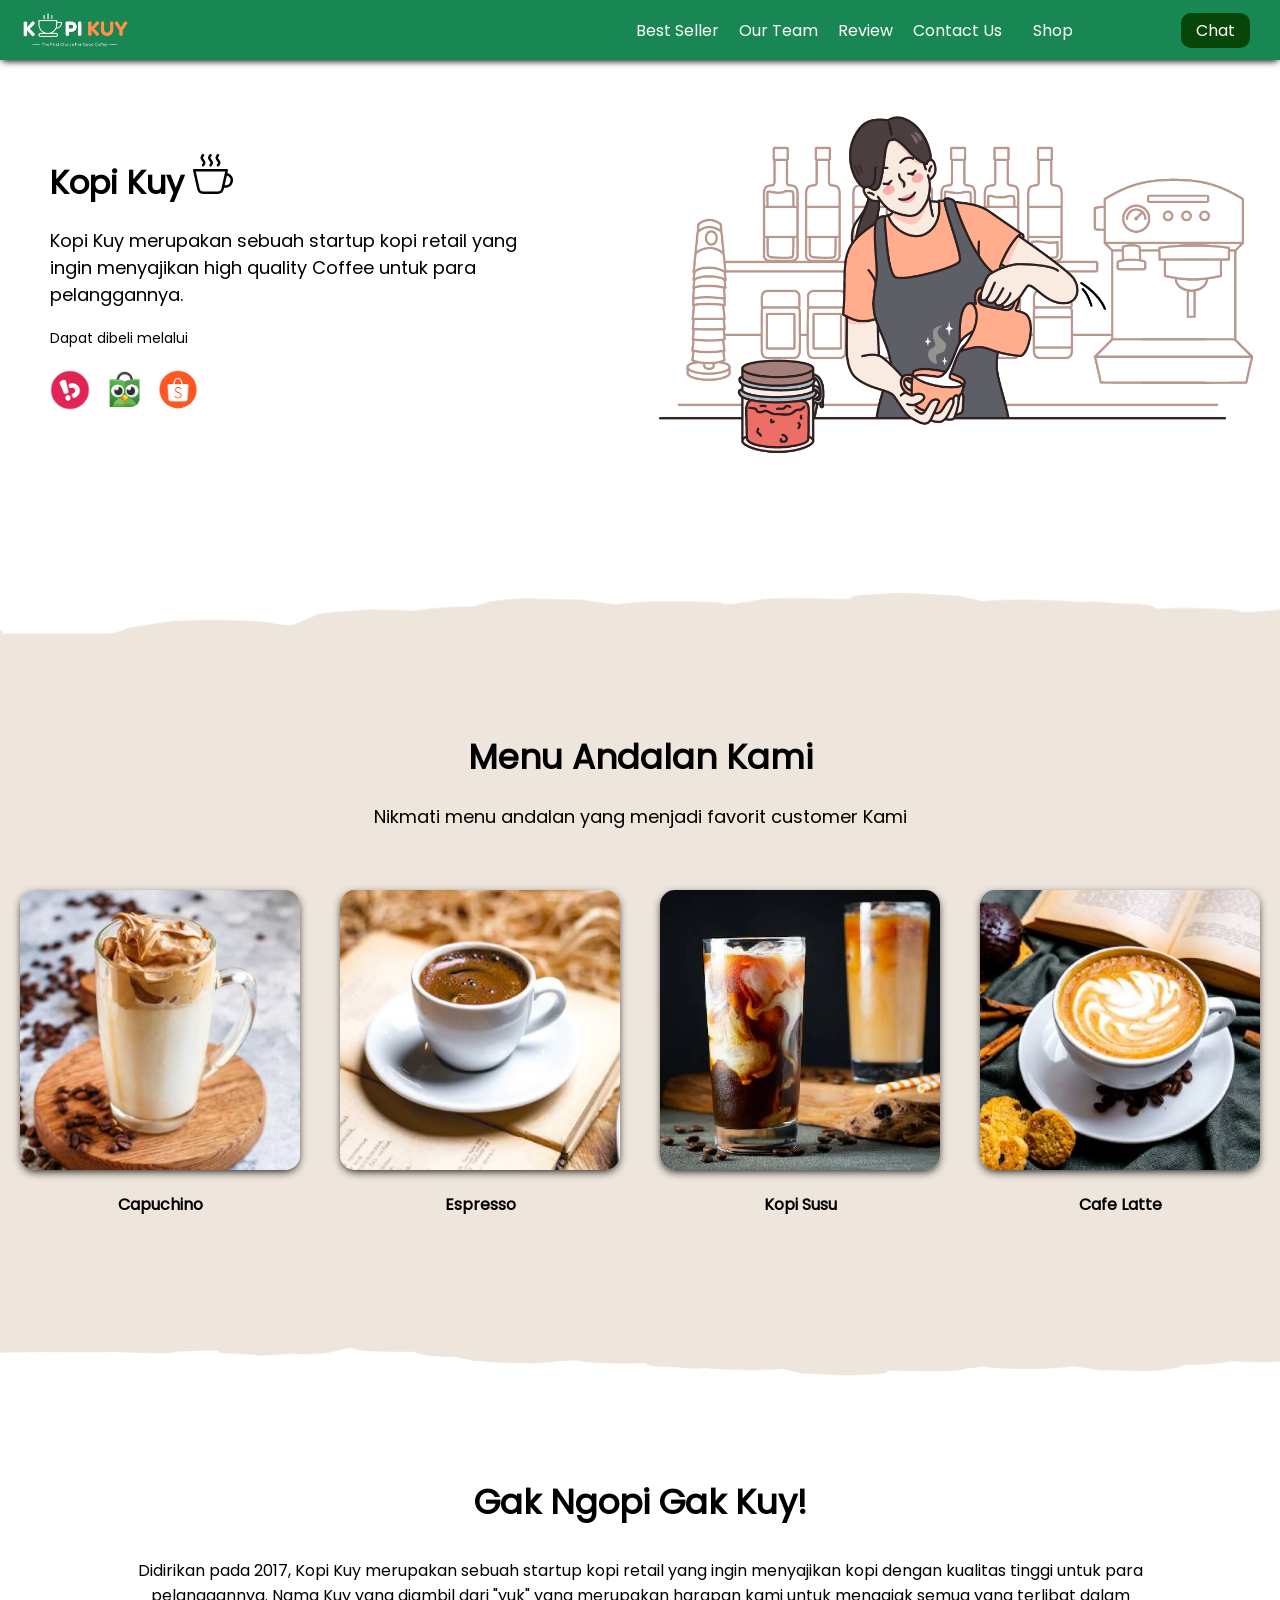
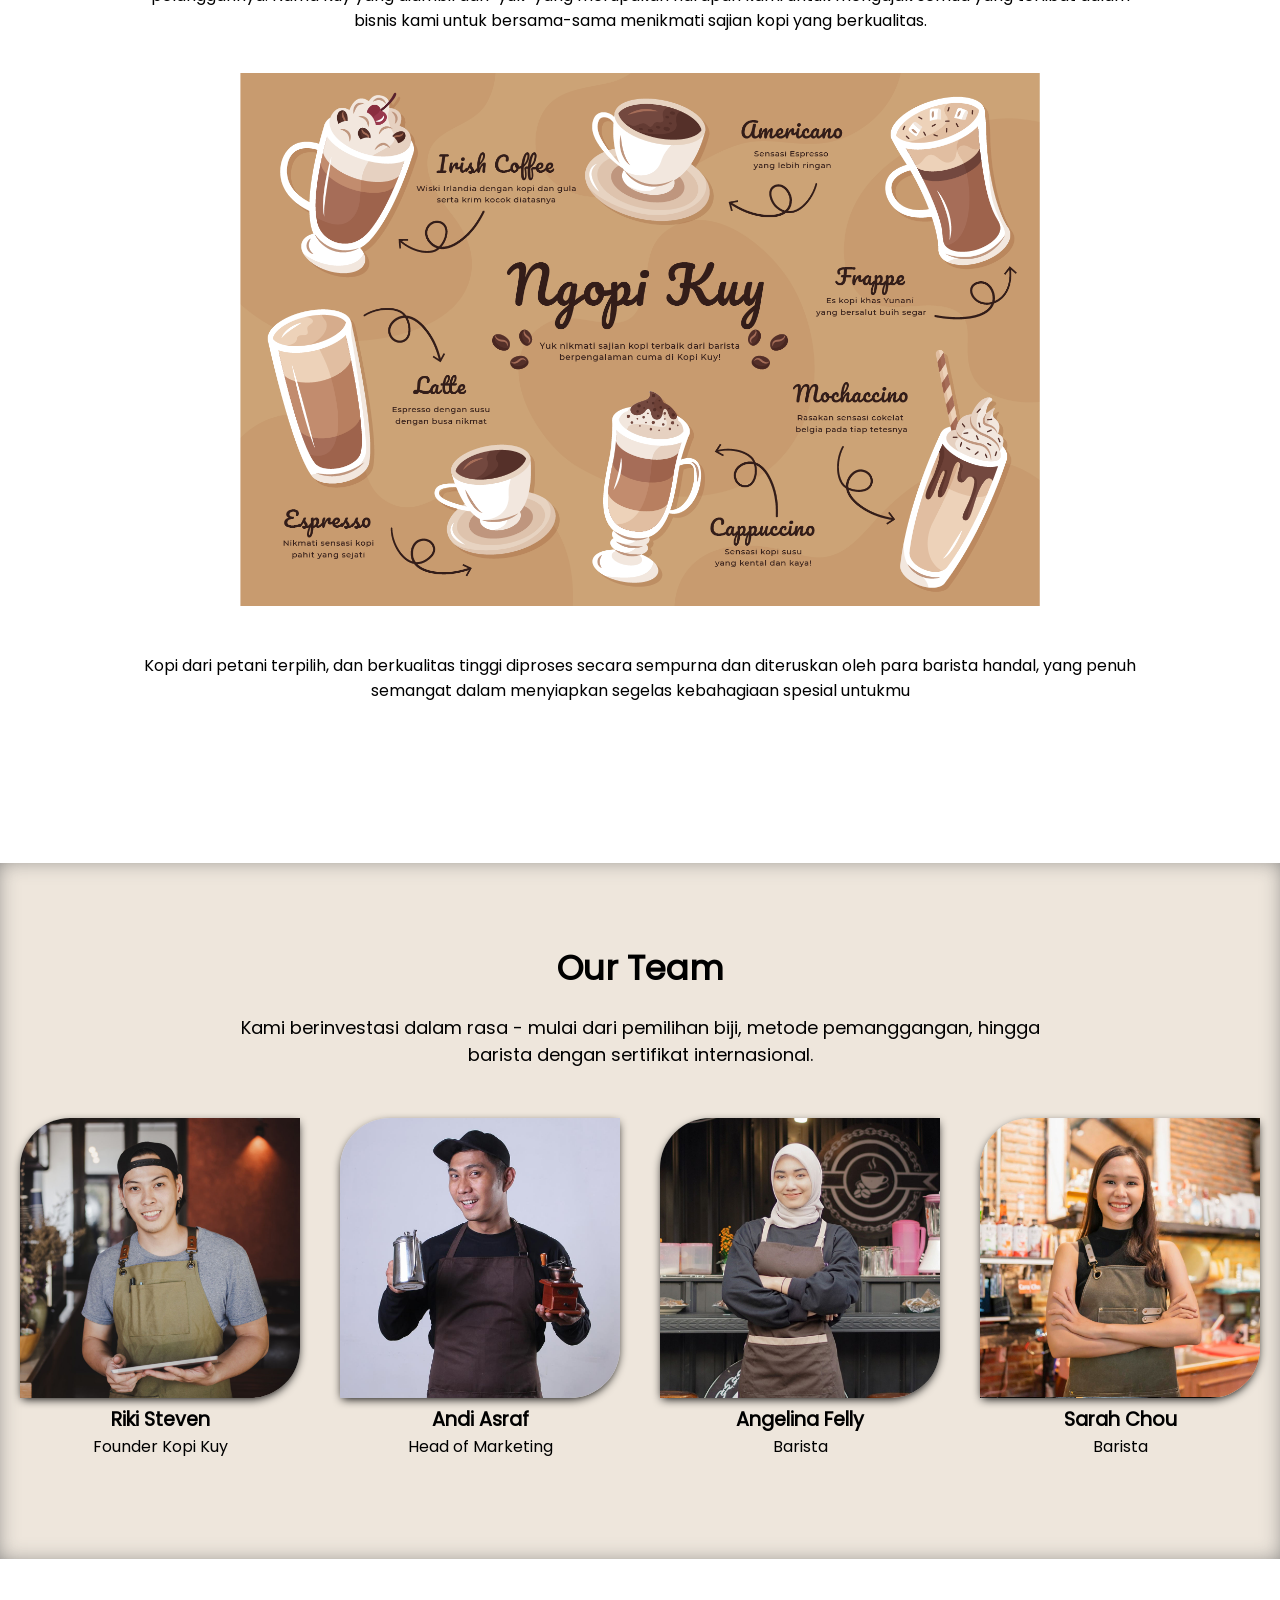
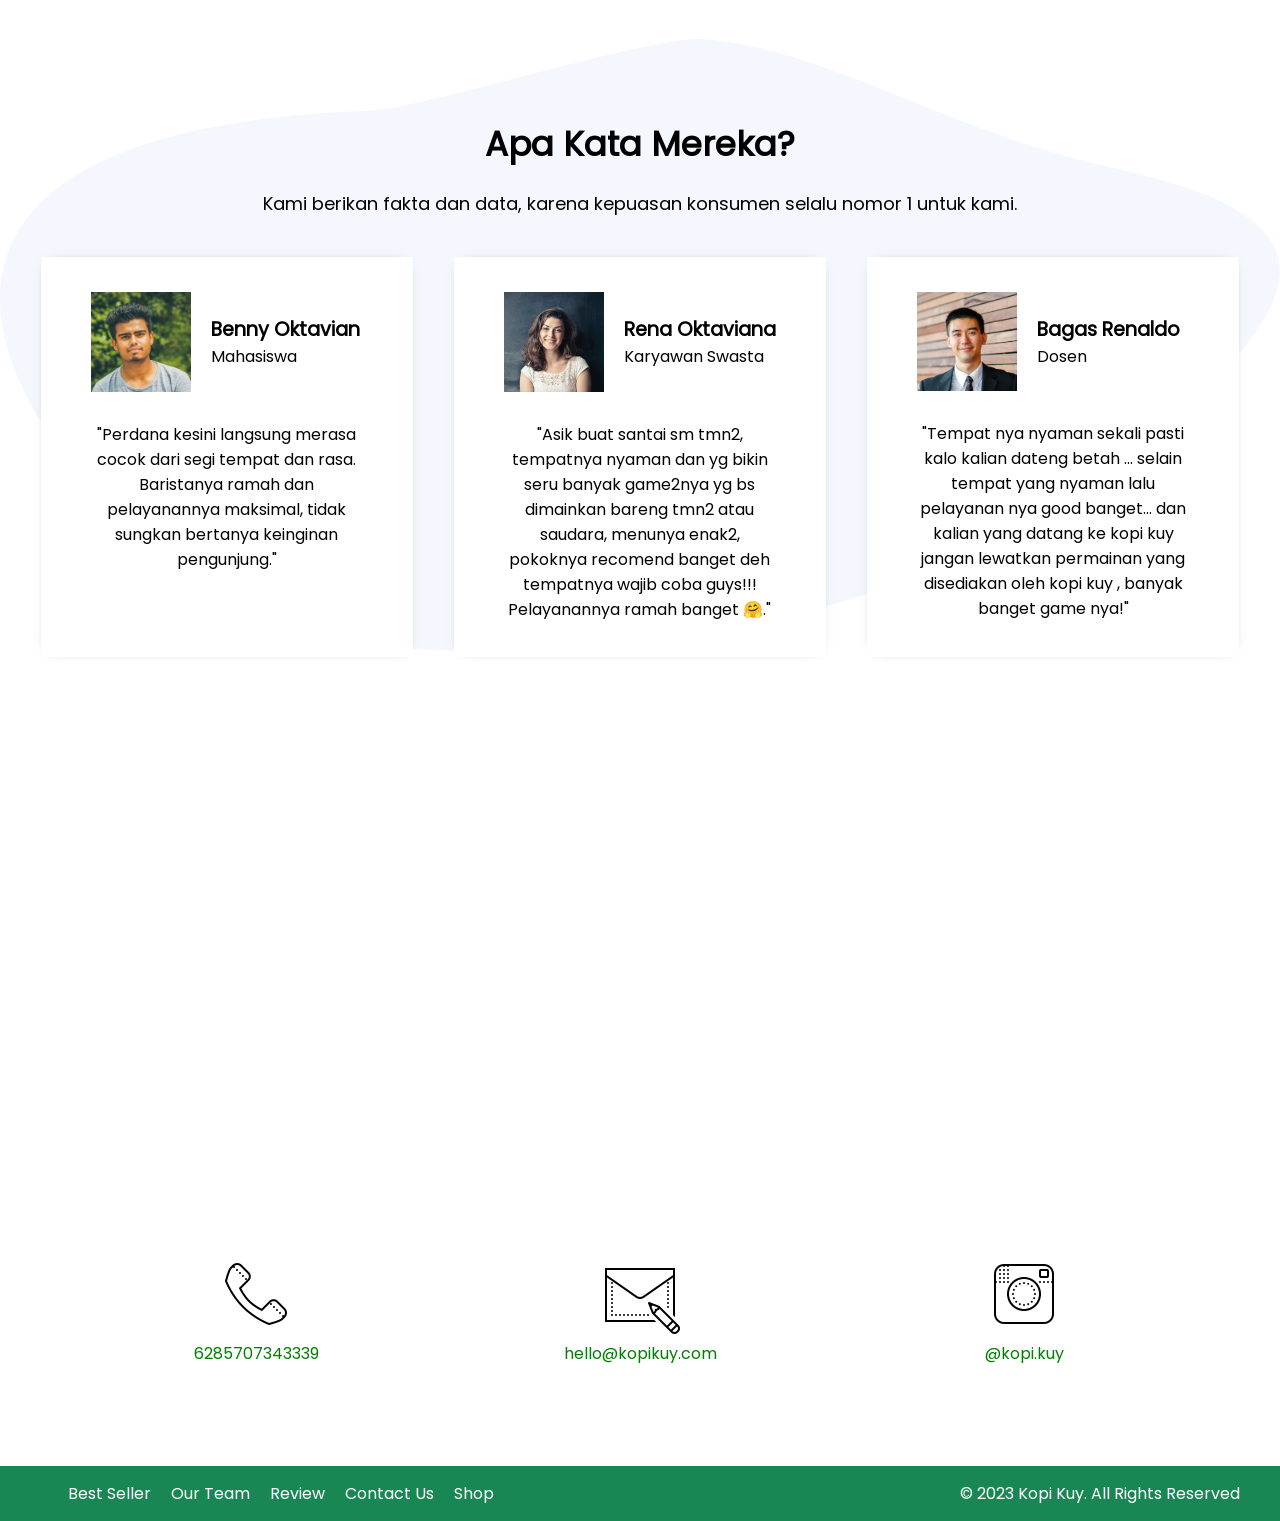
<file: index.html>
<!DOCTYPE html>
<html lang="id">

<head>
    <meta charset="UTF-8">
    <meta http-equiv="X-UA-Compatible" content="IE=edge">
    <meta name="viewport" content="width=device-width, initial-scale=1.0">
    <link rel="shortcut icon" href="images/favicon.ico" type="image/x-icon">
    <title>Website Kopi Kuy Asik</title>
    <link rel="stylesheet" href="css/style.css">
</head>

<body>
    <nav>
        <div class="baris">
            <img class="logo" src="images/logo/logo_kuy.png">
            <div class="navigasi">
                <a href="#best-seller">Best Seller</a>
                <a href="#our-team">Our Team</a>
                <a href="#review">Review</a>
                <a href="#contact-us">Contact Us</a>
            </div>
            <a class="shop" href="produk.html">Shop</a>
            <a class="chat" href="https://wa.me/nomor_hp_anda_pakai_62" target="_blank">Chat</a>
        </div>
    </nav>

    <!-- Tulis Kode Setelah panah di bawah ini -->

<header>
    <div class="baris">
        <div class="col-kiri">
            <h1 class="judul-header">Kopi Kuy <img src="images/icon/icon_kopi.svg"></h1>
   
            <p class="subjudul-header">Kopi Kuy merupakan sebuah startup kopi retail yang ingin menyajikan high
                quality Coffee untuk para pelanggannya.</p>
            <p class="dapat-dibeli">Dapat dibeli melalui</p>
            <div class="olshop">
 
                <img src="images/logo/logo_bukalapak.png" alt="">
                <img src="images/logo/logo_tokopedia.png" alt="">
                <img src="images/logo/logo_shopee.png" alt="">
            </div>
        </div>
  
        <img class="col-kanan" src="images/header/header1.png">
    </div>
</header>

<section id="best-seller" class="best-seller">
    <h2 class="judul-best-seller">Menu Andalan Kami</h2>
    <p class="subjudul-best-seller">Nikmati menu andalan yang menjadi favorit customer Kami</p>

    <div class="baris">
        <div class="col-produk">
            <img src="images/produk/product_capuchino.jpg" alt="">
            <p class="nama-produk">Capuchino</p>
        </div>
        <div class="col-produk">
            <img src="images/produk/product_espresso.jpg" alt="">
            <p class="nama-produk">Espresso</p>
        </div>
        <div class="col-produk">
            <img src="images/produk/product_kopi_susu.jpg" alt="">
            <p class="nama-produk">Kopi Susu</p>
        </div>
        <div class="col-produk">
            <img src="images/produk/product_latte.jpg" alt="">
            <p class="nama-produk">Cafe Latte</p>
        </div>
    </div>
</section>

<section id="about-us" class="about-us">
    <h2 class="judul-about-us">Gak Ngopi Gak Kuy!</h2>
    <p class="tentang-about-us">
        Didirikan pada 2017, Kopi Kuy merupakan sebuah startup kopi retail yang ingin menyajikan kopi
        dengan kualitas tinggi
        untuk para pelanggannya. Nama Kuy yang diambil dari "yuk" yang merupakan harapan kami untuk
        mengajak semua yang terlibat dalam bisnis kami untuk bersama-sama menikmati sajian kopi yang
        berkualitas.
    </p>
    <img src="images/aset_kopi_jumbo.png">
    <p class="penjelasan-about-us">
        Kopi dari petani terpilih, dan berkualitas tinggi diproses secara sempurna dan diteruskan
        oleh para barista handal,
        yang penuh semangat dalam menyiapkan segelas kebahagiaan spesial untukmu
    </p>
</section>

<section class="our-team" id="our-team">

    <h2 class="judul-team">Our Team</h2>

    <p class="subjudul-team">Kami berinvestasi dalam rasa - mulai dari pemilihan biji, metode pemanggangan,
        hingga barista dengan sertifikat internasional. </p>

    <div class="baris">
        <div class="col-team">
            <img src="images/team/team1.jpg">
            <h3>Riki Steven</h3>
            <p>Founder Kopi Kuy</p>
        </div>
        <div class="col-team">
            <img src="images/team/team2.jpg">
            <h3>Andi Asraf</h3>
            <p>Head of Marketing</p>
        </div>

        <div class="col-team">
            <img src="images/team/team3.jpg">
            <h3>Angelina Felly</h3>
            <p>Barista</p>
        </div>

        <div class="col-team">
            <img src="images/team/team4.jpg">
            <h3>Sarah Chou</h3>
            <p>Barista</p>
        </div>
    </div>
</section>

<section id="review" class="review">
    <h2 class="judul-review">Apa Kata Mereka?</h2>

    <p class="subjudul-review">Kami berikan fakta dan data, karena kepuasan konsumen selalu nomor 1 untuk kami.</p>

    <div class="baris">
        <div class="col-review">
            <div class="profile">
                <img src="images/customer/customer1.jpg">
                <div class="nama-profile">
                    <h3>Benny Oktavian</h3>
                    <p>Mahasiswa</p>
                </div>
            </div>
            <p class="testimoni">"Perdana kesini langsung merasa cocok dari segi tempat dan rasa. Baristanya ramah
                dan pelayanannya maksimal, tidak sungkan bertanya keinginan pengunjung."</p>
        </div>
        <div class="col-review">
            <div class="profile">
                <img src="images/customer/customer2.jpg">
                <div class="nama-profile">
                    <h3>Rena Oktaviana</h3>
                    <p>Karyawan Swasta</p>
                </div>
            </div>
            <p class="testimoni">"Asik buat santai sm tmn2, tempatnya nyaman dan yg bikin seru banyak game2nya yg bs
                dimainkan bareng tmn2 atau saudara, menunya enak2, pokoknya recomend banget deh
                tempatnya wajib coba guys!!! Pelayanannya ramah banget 🤗."</p>
        </div>
        <div class="col-review">
            <div class="profile">
                <img src="images/customer/customer3.jpg">
                <div class="nama-profile">
                    <h3>Bagas Renaldo</h3>
                    <p>Dosen</p>
                </div>
            </div>
            <p class="testimoni">"Tempat nya nyaman sekali pasti kalo kalian dateng betah ... selain tempat yang
                nyaman lalu pelayanan nya good banget... dan kalian yang datang ke kopi kuy jangan
                lewatkan permainan yang disediakan oleh kopi kuy , banyak banget game nya!"</p>
        </div>
    </div>
</section>

<section class="contact-us" id="contact-us">
    <iframe
        src="https://www.google.com/maps/embed?pb=!1m14!1m8!1m3!1d7932.741866032694!2d106.668581!3d-6.214715!3m2!1i1024!2i768!4f13.1!3m3!1m2!1s0x2e69f9912c7f297b%3A0xe5a3a671dae861ab!2sKopi%20kuy!5e0!3m2!1sid!2sid!4v1680617229460!5m2!1sid!2sid"
        width="100%" height="300" style="border:0;" allowfullscreen="" loading="lazy"
        referrerpolicy="no-referrer-when-downgrade"></iframe>
    <div class="baris">
        <div class="col-kontak">
            <img src="images/icon/icon_phone.png">
            <p>6285707343339</p>
        </div>
        <div class="col-kontak">
            <img src="images/icon/icon_mail.png">
            <p>hello@kopikuy.com</p>
        </div>
        <div class="col-kontak">
            <img src="images/icon/icon_instagram.png">
            <a href="https://instagram.com" role="button">
                <p>@kopi.kuy</p>
            </a>
        </div>
    </div>
</section>

<footer>
    <div class="baris">
        <div class="navigasi">
            <a href="#best-seller">Best Seller</a>
            <a href="#our-team">Our Team</a>
            <a href="#review">Review</a>
            <a href="#contact-us">Contact Us</a>
            <a href="produk.html">Shop</a>
        </div>
        <p class="copyright">© 2023 Kopi Kuy. All Rights Reserved</p>
    </div>
</footer>



    <!--
        Kode HTML tidak boleh lewat dari batas ini
        Pastikan setiap section di tutup
        misalnya kode best-seller harus ada
        di bawah kode </header> (perhatikan ada garis miringnya
        dan setiap section harus setelah kode </section>
        jangan menulis section di dalam section
    -->
</body>

</html>
</file>
<file: css/style.css>
/* Pengaturan Global */

/* Mendaftarkan font ke dalam CSS, dan memberi nama family */
@font-face {
   font-family: 'Poppins';
   src: url(../fonts/poppins.woff2);
}

* {
   box-sizing: border-box;
   margin: 0;
   padding: 0;
}

html {
   /* agar scroll ketika klik pada navigasi menjadi halus */
   scroll-behavior: smooth;
}

body {
   /* mendaftarkan semua teks pada body menjadi family Poppins */
   font-family: 'Poppins';
}

a {
   /* menghilangkan garis bawah pada link */
   text-decoration: none;

   /* menghilangkan warna bawaan pada link */
   color: unset;
}

h2 {
   /* mengatur ukuran huruf ke 34 pixel */
   font-size: 34px;
}

h3 {
   /* mengatur ukuran huruf ke 1.2rem */
   font-size: 1.2rem;
}

h1,
h2,
h3 {
   /* mengatur tebal huruf */
   font-weight: bold;
}

img {
   /* 
      mengatur agar semua elemen img memiliki panjang maksimal 100% agar
      tidak besar gambar tidak melebihi layar ataupun pembungkus
   */
   max-width: 100%;
}

/* Navigasi */

nav {
   /* background-color mengatur warna latar belakang */
   background-color: red;

   /* penulisan 2 background-color seperti ini akan mengabaikan penulisan sebelumnya */
   background-color: #198754;

   /* box-shadow membuat efek bayangan */
   box-shadow: 0 3px 7px -2px #000;

   /* width mengatur panjang elemen */
   width: 100%;
   padding-top: 10px;
   padding-bottom: 10px;

   /* position mengatur posisi elemen, static untuk biasa, fixed untuk efek menempel */
   position: fixed;

   /* Nilai z-index semakin besar, maka elemen akan semakin di depan */
   z-index: 500;
}

/* 
   PERHATIKAN bahwa dalam mengatur elemen, nama elemen langsung ditulis
   sedangkan untuk mengatur class, dibutuhkan tanda titik (.) terlebih dulu
   img {} berarti elemen dengan tag img, 
   sedangkan .img artinya elemen dengan kelas img   
*/

.baris {
   /* 
      display: flex memiliki pengaturan yang dapat mengatur agar elemen
      di dalamnya memiliki ukuran yang fleksibel
   */
   display: flex;

   /* 
      align-items: center mengatur elemen di dalamnya rata tengah vertikal
   */
   align-items: center;

   /* 
      justify-content: center mengatur elemen di dalamnya rata tengah horizontal
   */
   justify-content: center;

   /* 
      flex-wrap: wrap mengatur agar jika panjang elemen berlebih, maka elemen
      akan otomatis diletakan di baris baru
   */
   flex-wrap: wrap;
}

section {
   /* text-align mengatur rata tulisan, bisa bernilai: left, right, center, justify */
   text-align: center;
}

.logo {
   /* height mengatur tinggi elemen */
   height: 40px;
   margin-left: 20px;
}

.navigasi {
   margin-left: auto;
   margin-right: 15px;
}

.navigasi a,
.shop {
   color: #fff;
   padding-left: 8px;
   padding-right: 8px;
}

.shop {
   margin-right: 100px;
}

.chat {
   margin-right: 30px;
   background-color: rgb(8, 69, 8);
   color: #fff;
   padding-top: 5px;
   padding-right: 15px;
   padding-bottom: 5px;
   padding-left: 15px;
   border-radius: 10px;
}


/* HEADER */


header,
section {
   /*
    padding mengatur jarak ke dalam
    pada padding dan margin ditambahkan top / right / bottom / top 
    untuk mengatur jarak masing-masing 
   */
   padding-top: 80px;
   padding-bottom: 80px;

   /* margin mengatur jarak ke luar */
   margin-bottom: 80px;
}

/* penulisan CSS dapat digabung dengan beberapa elemen */
.col-kiri,
.col-kanan {
   /* width mengatur panjang elemen. 50% artinya setengah ukuran pembungkus */
   width: 50%;
}

.col-kiri {
   padding-left: 50px;
   padding-right: 120px;
}

.judul-header {
   margin-bottom: 20px;
}

.subjudul-header {
   /* font-size digunakan untuk mengatur ukuran huruf */
   font-size: 18px;
}

.dapat-dibeli {
   margin-top: 20px;
   margin-bottom: 20px;
   font-size: 14px;
}

.olshop img {
   width: 40px;

   /* height digunakan untuk mengatur tinggi elemen */
   height: auto;
   margin-right: 10px;
}

/* Best Seller */

.best-seller {
   position: relative;

   /* background-color mengatur warna latar belakang elemen */
   background-color: #EEE6DC;
}

/* 
terkait position, after, dan before memerlukan pemahaman mendalam
terkait layout pada CSS untuk dapat memahami secara penuh 
*/

.best-seller::before,
.best-seller::after {
   position: absolute;
   content: "";
   width: 100%;
   height: 76px;

   /* background-image untuk menambahkan gambar sebagai background */
   background-image: url(../images/garis-atas.png);

   /*background-size agar gambar latar menyesuaikan tinggi / panjang elemen */
   background-size: cover;

   top: -60px;
   left: 0;
}

.best-seller::after {
   height: 60px;
   background-image: url(../images/garis-bawah.png);
   top: unset;
   bottom: -60px;
}

.judul-best-seller {
   margin-bottom: 20px;
}

.subjudul-best-seller {
   font-size: 18px;
   margin-bottom: 40px;
}

.col-produk {
   /* 
      Penulisan padding dan margin seperti padding:20px ini penulisan singkat 
      yang berarti top, right, bottom, left nilainya sama, yaitu 20px 
   */
   padding: 20px;
   width: 25%;
}

.col-produk img {
   /* transition membuat animasi transisi dari perubahan style, 0.3s berarti 0.3 detik */
   transition: all 0.3s ease;

   /* border-radius  Membuat sudut membulat */
   border-radius: 15px;

   /* box-shadow membuat efek bayangan */
   box-shadow: 0 3px 10px -2px #000;
}

/* :hover akan dijalankan saat mouse ada di atas elemen */
.col-produk img:hover {

   /* membuat transformasi, bisa berupa scale(1.05), rotate(180deg), translateY(-50px), dsb */
   transform: scale(0.9);
   border-radius: 50%;
}

.nama-produk {
   margin-top: 15px;
   font-weight: bold;
}

/* About US */

.about-us {
   /* max-width: 80%; mengatur panjang maksimal elemen tidak boleh melebihi 80% layar */
   max-width: 80%;

   /* margin-left dan margin-right auto akan membuat posisi elemen berada di tengah */
   margin-left: auto;
   margin-right: auto;
}

.judul-about-us {
   margin-bottom: 30px;
}

/* 
   penulisan .about-us img {} berarti mengatur elemen img 
   yang ada di dalam elemen dengan kelas about-us 
   harap perhatikan .about-us dan image dipisahkan spasi
   penulisan class diawali titik (.) penulisan elemen tidak
*/
.about-us img {
   /* 
      Penulisan width: 800px dan max-width: 100% mengatur agar
      elemen memiliki panjang 800px namun tidak boleh melebihi 100% ukuran layar
   */
   width: 800px;
   max-width: 100%;
}

.tentang-about-us {
   margin-bottom: 40px;
}

.penjelasan-about-us {
   margin-top: 40px;
}

/* OUR TEAM */

.our-team {
   background-color: #EEE6DC;
   box-shadow: inset 0px 0px 23px -6px #707070;
}

.judul-team {
   margin-bottom: 20px;
}

.subjudul-team {
   margin-bottom: 30px;
   font-size: 18px;
   width: 800px;
   max-width: 90%;
   margin-left: auto;
   margin-right: auto;
}

.col-team {
   width: 25%;
   padding: 20px;
}

.col-team img {
   box-shadow: 0 3px 10px -2px #000;
   border-radius: 50px 0px 50px 0px;
}


/* REVIEW */

.review {
   background-image: url(../images/bg-review.svg);
   /* 
      background-size: contain;
      membuat gambar latar belakang tidak terpotong
   */
   background-size: contain;

   /* 
      background-repeat: no-repeat;
      membuat gambar latar belakang tidak diulang (duplikat)
   */
   background-repeat: no-repeat;
   padding-left: 20px;
   padding-right: 20px;
}

.judul-review {
   margin-bottom: 20px;
}

.subjudul-review {
   margin-bottom: 40px;
   font-size: 18px;
}

.review .baris {
   justify-content: space-around;
   /* align-items: stretch; membuat tinggi elemen di dalam .review .baris seragam */
   align-items: stretch;
}

.col-review {
   width: 30%;
   padding: 35px 50px;
   box-shadow: 0px 0px 12px -10px #000;
   background-color: #fff;
}

.profile {
   display: flex;
   margin-bottom: 30px;
   align-items: center;
}

/* mengatur elemen img yang ada di dalam class(.) profile */
.profile img {
   width: 100px;
   margin-right: 20px;
}

.profile .nama-profile {
   text-align: left;
}

/* CONTACT US */
.contact-us {
   margin-bottom: 20px;
}

.col-kontak {
   width: 30%;
   margin-top: 50px;
   /* color mengatur warna tulisan */
   color: green;
}

/* FOOTER */

footer {
   background-color: #198754;
   padding-top: 15px;
   padding-bottom: 15px;
   color: #fff;
   padding-right: 40px;
   padding-left: 40px;
}

footer .navigasi {
   margin-left: 20px;
   margin-right: auto;
}

/* UNTUK RESPONSIF DI BAWAH */

@media (max-width:600px) {

  .navigasi {
    display: none;
  }

  .shop {
    margin-right: 20px;
    margin-left: auto;
  }

  .col-kanan {
    width: 100%;
  }

  .col-kiri {
    width: 100%;
    margin-top: 30px;
    padding-left: 20px;
    padding-right: 20px;
    text-align: center;
  }

  .col-kontak,
  .col-team,
  .col-produk {
    width: 50%;
  }

  .col-review {
    width: 100%;
    padding: 20px;
    margin-bottom: 30px;
  }

}
</file>
